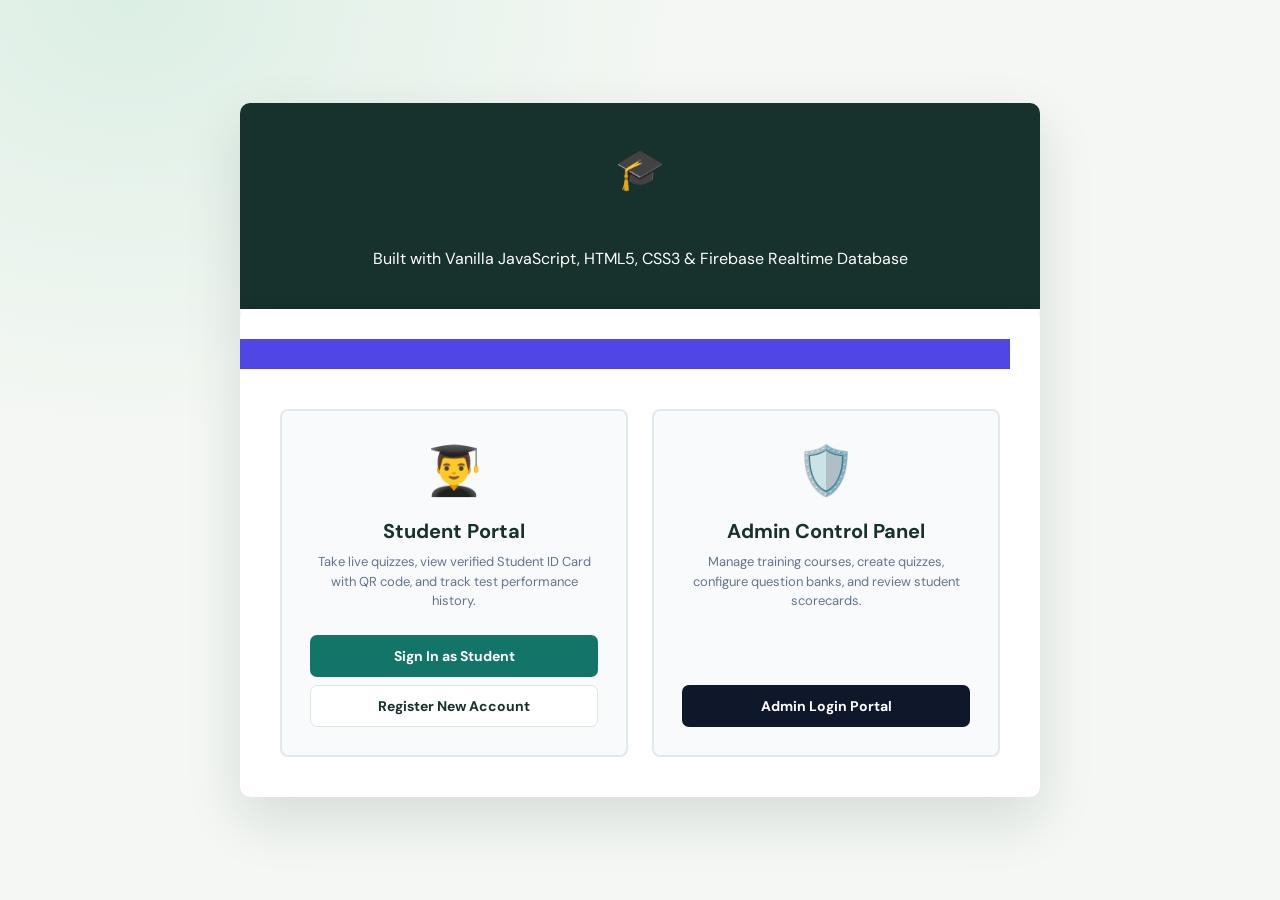
<file: index.html>
<!DOCTYPE html>
<html lang="en">

<head>
    <meta charset="UTF-8">
    <meta name="viewport" content="width=device-width, initial-scale=1.0">
    <link rel="icon" href="data:,">

    <title>SMIT Quiz System | Portal Directory</title>

    <link rel="stylesheet" href="user Site/style.css">

    <style>
        #MainCard {
            width: 100%;
            margin: 0 auto;
            padding: 0;
        }

        .portal-landing {
            min-height: 100vh;
            display: flex;
            align-items: center;
            justify-content: center;
            padding: 24px;
            background: radial-gradient(ellipse at 10% 0%, #dcefe5, transparent 34rem), #f4f7f3;
            color: #17312d;
        }

        #TotalQuestion {
            text-align: right;
            display: block;
            margin-right: 30px;
            margin-top: 30px;
        }

        .portal-card {
            background: #ffffff;
            color: #0f172a;
            border-radius: 10px;
            box-shadow: 0 22px 55px rgba(23, 49, 45, 0.13);
            max-width: 800px;
            width: 100%;
            overflow: hidden;
        }

        #container {
            width: 100%;
            margin: 0 auto;
            padding: 0;
        }

        .portal-header {
            background: #17312d;
            color: #ffffff;
            padding: 40px;
            text-align: center;
        }

        #btn1 {
            text-align: right;
        }

        .portal-header h1 {
            font-size: 28px;
            font-weight: 800;
            margin-bottom: 8px;
        }

        #btn1 > button {
            background-color: brown;
            color: white;
        }

        .portal-grid {
            display: grid;
            grid-template-columns: repeat(2, 1fr);
            gap: 24px;
            padding: 40px;
        }

        ul {
            list-style: none;
        }

        .portal-choice-card {
            background: #f8fafc;
            border: 2px solid #e2e8f0;
            border-radius: 8px;
            padding: 28px;
            text-align: center;
            transition: all 0.25s ease;
            display: flex;
            flex-direction: column;
            justify-content: space-between;
        }

        .portal-choice-card:hover {
            border-color: #79b8a6;
            background: #f1f8f4;
            transform: translateY(-4px);
            box-shadow: 0 10px 20px rgba(19, 117, 103, 0.12);
        }

        .portal-icon {
            font-size: 48px;
            margin-bottom: 16px;
        }

        .portal-choice-card h3 {
            font-size: 20px;
            font-weight: 700;
            margin-bottom: 8px;
        }

        .portal-choice-card p {
            font-size: 13px;
            color: #64748b;
            margin-bottom: 24px;
            line-height: 1.5;
        }

        @media (max-width: 680px) {
            .portal-grid {
                grid-template-columns: 1fr;
                padding: 24px;
            }

            .portal-header {
                padding: 24px;
            }
        }
    </style>
</head>

<body>

    <div class="portal-landing">

        <div class="portal-card">

            <!-- Header -->
            <div class="portal-header">

                <div style="font-size: 40px; margin-bottom: 8px;">
                    🎓
                </div>

                <h1>SMIT Online Quiz & Student System</h1>

                <p>
                    Built with Vanilla JavaScript, HTML5, CSS3 & Firebase Realtime Database
                </p>

            </div>

            <!-- Main Card -->
            <div id="MainCard">

                <b id="TotalQuestion"></b>

                <b id="timer"></b>

                <div id="container">

                    <div class="portal-grid">

                        <!-- Student Portal -->
                        <div class="portal-choice-card">

                            <div>

                                <div class="portal-icon">
                                    👨‍🎓
                                </div>

                                <h3>
                                    Student Portal
                                </h3>

                                <p>
                                    Take live quizzes, view verified Student ID Card
                                    with QR code, and track test performance history.
                                </p>

                            </div>

                            <div
                                style="
                                    display: flex;
                                    flex-direction: column;
                                    gap: 8px;
                                "
                            >

                                <a
                                    href="user Site/login.html"
                                    class="btn btn-primary btn-block"
                                >
                                    Sign In as Student
                                </a>

                                <a
                                    href="user Site/signup.html"
                                    class="btn btn-secondary btn-block"
                                >
                                    Register New Account
                                </a>

                            </div>

                        </div>


                        <!-- Admin Portal -->
                        <div class="portal-choice-card">

                            <div>

                                <div class="portal-icon">
                                    🛡️
                                </div>

                                <h3>
                                    Admin Control Panel
                                </h3>

                                <p>
                                    Manage training courses, create quizzes,
                                    configure question banks, and review
                                    student scorecards.
                                </p>

                            </div>

                            <div
                                style="
                                    display: flex;
                                    flex-direction: column;
                                    gap: 8px;
                                "
                            >

                                <a
                                    href="admin site/admin.html"
                                    class="btn btn-primary btn-block"
                                    style="background: #0f172a;"
                                >
                                    Admin Login Portal
                                </a>

                            </div>

                        </div>

                    </div>

                </div>

            </div>


            <!-- Result -->
            <div
                id="result"
                style="display: none;"
            >
            </div>

        </div>

    </div>


</body>

</html>
</file>
<file: user Site/style.css>
@import url('https://fonts.googleapis.com/css2?family=DM+Sans:wght@400;500;600;700&family=Fraunces:opsz,wght@9..144,600;9..144,700&display=swap');

* {
    margin: 0;
    padding: 0;
    box-sizing: border-box;
    font-family: Arial, Helvetica, sans-serif;
}

body {
    background: #f4f6f9;
}

#MainCard {
    width: 650px;
    margin: 50px auto;
    background: #fff;
    border-radius: 10px;
    box-shadow: 0 5px 20px rgba(0,0,0,.15);
    overflow: hidden;
}

#TotalQuestion {
    display: block;
    text-align: right;
    padding: 15px 25px;
    background: #4f46e5;
    color: white;
    font-size: 18px;
    font-weight: bold;
}

#container {
    padding: 25px;
}

#container h1 {
    font-size: 28px;
    margin-bottom: 20px;
    color: #333;
}

ul {
    list-style: none;
}

li {
    margin: 12px 0;
    padding: 15px;
    border: 1px solid #ddd;
    border-radius: 8px;
    transition: .3s;
    cursor: pointer;
}

li:hover {
    background: #f2f4ff;
    border-color: #4f46e5;
}

li input {
    margin-right: 12px;
    transform: scale(1.2);
}

label {
    cursor: pointer;
    font-size: 18px;
    color: #444;
}

#btn1 {
    margin-top: 25px;
    text-align: right;
}

#btn1 button {
    background: #4f46e5;
    color: white;
    border: none;
    padding: 12px 28px;
    font-size: 17px;
    border-radius: 6px;
    cursor: pointer;
    transition: .3s;
}

#btn1 button:hover {
    background: #3730a3;
}

#result{
    width: 500px;
    margin: 60px auto;
    background: #fff;
    border-radius: 12px;
    box-shadow: 0 10px 25px rgba(0,0,0,.15);
    padding: 30px;
    text-align: center;
    border-top: 8px solid #4f46e5;
}

#result h1{
    color: #4f46e5;
    margin-bottom: 25px;
    font-size: 32px;
}

#result h2{
    margin: 15px 0;
    font-size: 22px;
    color: #333;
}

#result .score{
    font-size: 55px;
    color: #16a34a;
    font-weight: bold;
    margin: 20px 0;
}

#result .box{
    display: flex;
    justify-content: space-between;
    margin: 15px 0;
    padding: 15px;
    background: #f7f7f7;
    border-radius: 8px;
    font-size: 20px;
}

#result button{
    margin-top: 25px;
    padding: 12px 30px;
    background: #4f46e5;
    color: white;
    border: none;
    border-radius: 6px;
    font-size: 17px;
    cursor: pointer;
}



#result button:hover{
    background: #3730a3;
}

:root {
    --ink: #17312d;
    --muted: #657571;
    --paper: #f4f7f3;
    --surface: #ffffff;
    --line: #dce5de;
    --brand: #137567;
    --brand-deep: #0b5a50;
    --brand-wash: #e4f3ee;
    --accent: #e98a56;
    --danger: #bc4e43;
    --shadow: 0 18px 55px rgba(23, 49, 45, .09);
}

* { font-family: 'DM Sans', sans-serif; }
body {
    min-height: 100vh;
    color: var(--ink);
    background:
        radial-gradient(ellipse at 8% 0%, rgba(220, 239, 229, .75), transparent 34rem),
        var(--paper);
}
h1, h2, h3 { color: var(--ink); }
button, input, select { font: inherit; }
button:focus-visible, a:focus-visible, input:focus-visible, select:focus-visible {
    outline: 3px solid rgba(233, 138, 86, .45);
    outline-offset: 2px;
}
.btn {
    min-height: 42px;
    display: inline-flex;
    align-items: center;
    justify-content: center;
    gap: 8px;
    padding: 10px 16px;
    border: 1px solid transparent;
    border-radius: 7px;
    color: white;
    background: var(--brand);
    font-size: 14px;
    font-weight: 700;
    text-decoration: none;
    cursor: pointer;
    transition: background .18s ease, transform .18s ease, border-color .18s ease;
}
.btn:hover:not(:disabled) { background: var(--brand-deep); transform: translateY(-1px); }
.btn:disabled { cursor: not-allowed; opacity: .55; }
.btn-secondary { color: var(--ink); background: #fff; border-color: var(--line); }
.btn-secondary:hover:not(:disabled) { color: var(--brand-deep); background: var(--brand-wash); }
.btn-outline-primary { color: var(--brand); background: transparent; border-color: #aaccc2; }
.btn-block { width: 100%; }
.btn-sm { min-height: 36px; padding: 7px 11px; font-size: 13px; }
.form-control, .form-select {
    width: 100%;
    min-height: 46px;
    padding: 11px 13px;
    border: 1px solid var(--line);
    border-radius: 6px;
    color: var(--ink);
    background: white;
}
.form-control:focus, .form-select:focus { border-color: var(--brand); box-shadow: 0 0 0 3px rgba(19, 117, 103, .12); outline: 0; }
.form-label { display: block; margin-bottom: 7px; color: #40534e; font-size: 13px; font-weight: 700; }
.form-group { margin-bottom: 17px; }

.auth-page {
    min-height: 100vh;
    display: grid;
    place-items: center;
    padding: 30px 18px;
}
.auth-card-student {
    width: min(100%, 480px);
    overflow: hidden;
    border: 1px solid rgba(23, 49, 45, .08);
    border-radius: 12px;
    background: var(--surface);
    box-shadow: var(--shadow);
    animation: enter .45s ease both;
}
.auth-hero {
    padding: 30px 34px 26px;
    color: #fff;
    background: var(--ink);
    position: relative;
    overflow: hidden;
}
.auth-hero::after {
    content: '';
    position: absolute;
    width: 130px;
    height: 130px;
    right: -28px;
    top: -35px;
    border: 1px solid rgba(255,255,255,.16);
    border-radius: 50%;
    box-shadow: 0 0 0 18px rgba(255,255,255,.035), 0 0 0 38px rgba(255,255,255,.025);
}
.auth-hero h2 { margin: 7px 0; color: white; font-family: 'Fraunces', serif; font-size: 27px; }
.auth-hero p { max-width: 340px; color: #c6d7d1; font-size: 14px; line-height: 1.55; }
.auth-hero .logo { font-size: 28px; }
.auth-content { padding: 28px 34px 30px; }
.input-with-icon { position: relative; }
.input-icon { position: absolute; left: 13px; top: 50%; transform: translateY(-50%); color: #789088; }
.input-with-icon .form-control { padding-left: 42px; padding-right: 45px; }
.toggle-pw { position: absolute; right: 10px; top: 50%; transform: translateY(-50%); border: 0; background: transparent; color: var(--muted); cursor: pointer; }
.auth-footer-link { margin-top: 21px; text-align: center; color: var(--muted); font-size: 13px; }
.auth-footer-link a { color: var(--brand); font-weight: 700; }
.auth-divider { display:flex; align-items:center; gap:12px; margin:17px 0; color:#87968f; font-size:12px; }
.auth-content [hidden] { display:none !important; }
.auth-divider::before, .auth-divider::after { content:''; height:1px; flex:1; background:var(--line); }
.btn-google { color:#263631; background:#fff; border-color:var(--line); }
.btn-google:hover:not(:disabled) { color:#17312d; background:#f6f9f6; border-color:#aebfb6; }
.google-mark { width:20px; height:20px; display:grid; place-items:center; border:1px solid #e1e5e2; border-radius:50%; color:#4285f4; background:white; font-size:13px; font-weight:800; }
.avatar-upload-box { display: flex; align-items: center; gap: 14px; margin-bottom: 20px; }
.avatar-preview { width: 62px; height: 62px; border-radius: 50%; object-fit: cover; border: 2px solid var(--line); }
.avatar-upload-label { color: var(--brand); font-size: 13px; font-weight: 700; cursor: pointer; }

.app-navbar {
    min-height: 70px;
    display: flex;
    align-items: center;
    justify-content: space-between;
    gap: 18px;
    padding: 12px max(22px, calc((100vw - 1180px) / 2));
    border-bottom: 1px solid var(--line);
    background: rgba(255,255,255,.92);
}
.brand-link { display: inline-flex; align-items: center; gap: 11px; color: var(--ink); text-decoration: none; }
.brand-badge { width: 40px; height: 40px; display: grid; place-items: center; border-radius: 8px; color: white; background: var(--brand); }
.brand-title { font-weight: 800; }
.brand-title span { color: var(--brand); }
.user-profile-nav { display: flex; align-items: center; gap: 11px; }
.nav-avatar { width: 38px; height: 38px; border-radius: 50%; object-fit: cover; }
.nav-user-info { display: grid; gap: 1px; }
.nav-user-name { font-size: 13px; font-weight: 700; }
.nav-user-role { color: var(--muted); font-size: 11px; }
.tabs-header {
    display: flex;
    gap: 6px;
    padding: 13px max(22px, calc((100vw - 1180px) / 2)) 0;
    border-bottom: 1px solid var(--line);
    background: rgba(255,255,255,.75);
    overflow-x: auto;
}
.tab-btn { flex: 0 0 auto; padding: 13px 15px; border: 0; border-bottom: 2px solid transparent; color: var(--muted); background: transparent; font-size: 13px; font-weight: 700; cursor: pointer; }
.tab-btn.active { border-color: var(--brand); color: var(--brand-deep); }
.main-wrapper { width: min(1180px, calc(100% - 40px)); margin: 34px auto 70px; }
.main-wrapper h2 { font-family: 'Fraunces', serif; font-size: 26px !important; }
.quizzes-grid { display: grid; grid-template-columns: repeat(auto-fit, minmax(min(100%, 300px), 1fr)); gap: 16px; }
.quiz-card { min-height: 245px; display: flex; flex-direction: column; justify-content: space-between; gap: 22px; padding: 22px; border: 1px solid var(--line); border-radius: 8px; background: white; box-shadow: 0 5px 18px rgba(23,49,45,.04); animation: enter .35s ease both; }
.quiz-card-header { display: flex; align-items: flex-start; justify-content: space-between; gap: 12px; }
.quiz-card-header h3 { font-family: 'Fraunces', serif; font-size: 20px; }
.quiz-card-body p { margin-top: 10px; color: var(--muted); font-size: 13px; line-height: 1.6; }
.badge { display: inline-flex; padding: 5px 9px; border-radius: 999px; background: var(--brand-wash); color: var(--brand-deep); font-size: 11px; font-weight: 700; }
.quiz-meta { display: flex; gap: 16px; margin-bottom: 15px; color: var(--muted); font-size: 12px; }
.quiz-meta-item { display: flex; align-items: center; gap: 5px; }
.id-card-wrapper { display: grid; justify-items: center; gap: 18px; }
.id-card { width: min(100%, 690px); min-height: 340px; padding: 25px; border-radius: 10px; color: white; background: linear-gradient(125deg, #17312d, #1a6356 70%, #258977); box-shadow: var(--shadow); }
.id-card-header { display: flex; align-items: center; gap: 12px; padding-bottom: 18px; border-bottom: 1px solid rgba(255,255,255,.2); }
.id-card-logo { width: 45px; height: 45px; display: grid; place-items: center; border: 1px solid rgba(255,255,255,.45); border-radius: 8px; font-weight: 800; }
.id-card-header-text h2 { color: white; font-size: 18px; }
.id-card-header-text p { color: #c7e0d7; font-size: 10px; letter-spacing: 1px; }
.id-card-body { display: grid; grid-template-columns: 92px 1fr 105px; align-items: center; gap: 18px; padding: 22px 0; }
.id-student-photo { width: 88px; height: 108px; border: 3px solid rgba(255,255,255,.7); border-radius: 5px; object-fit: cover; }
.id-student-info h3 { color: white; font-size: 19px; }
.id-role-tag { display: inline-block; margin: 5px 0 12px; color: #ffcb9d; font-size: 10px; font-weight: 800; }
.id-detail-row { display: grid; grid-template-columns: 110px 1fr; gap: 8px; margin: 5px 0; font-size: 11px; }
.id-detail-row label { color: #bbd5ce; }
.id-detail-row span { overflow-wrap: anywhere; }
.id-qr-box { text-align: center; }
.id-qr-box #qrcode { padding: 8px; background: white; }
.id-qr-box #qrcode img { display: block; max-width: 100%; }
.id-qr-box p { margin-top: 6px; color: #d2e5df; font-size: 9px; }
.id-verified-badge { margin-top: 5px; color: #bce5d6; font-size: 9px; font-weight: 800; }
.id-card-footer { display: flex; justify-content: space-between; gap: 12px; padding-top: 12px; border-top: 1px solid rgba(255,255,255,.2); color: #c7ddd6; font-size: 10px; }
.id-card-footer span { color: white; font-weight: 700; }
#resultsSection > div:last-child { border-color: var(--line) !important; border-radius: 8px !important; box-shadow: 0 5px 18px rgba(23,49,45,.04) !important; }
#resultsSection table { min-width: 700px; }
#resultsSection th { color: var(--muted) !important; }

.quiz-container { width: min(850px, calc(100% - 36px)); margin: 48px auto 72px; }
.quiz-player-card, .result-card { overflow: hidden; border: 1px solid var(--line); border-radius: 10px; background: white; box-shadow: var(--shadow); }
.quiz-player-header { display: flex; justify-content: space-between; align-items: center; gap: 18px; padding: 22px 27px; }
.quiz-title-badge h2 { font-family: 'Fraunces', serif; font-size: 24px; }
.quiz-title-badge span { color: var(--muted); font-size: 13px; }
.quiz-timer-pill { padding: 9px 13px; border-radius: 6px; color: var(--brand-deep); background: var(--brand-wash); font-weight: 800; }
.quiz-timer-pill.is-low { color: #9a3c30; background: #ffede7; }
.quiz-progress-bar-container { height: 5px; background: #e9efeb; }
.quiz-progress-fill { width: 0; height: 100%; background: var(--accent); transition: width .25s ease; }
.quiz-content-area { padding: 27px; }
.question-counter-label { color: var(--brand); font-size: 12px; font-weight: 800; text-transform: uppercase; }
.question-text-title { margin: 12px 0 22px; font-family: 'Fraunces', serif; font-size: 25px; line-height: 1.3; }
.quiz-options-list { display: grid; gap: 10px; list-style: none; }
.quiz-options-list li { display: flex; align-items: center; gap: 11px; margin: 0; padding: 14px; border: 1px solid var(--line); border-radius: 6px; cursor: pointer; }
.quiz-options-list li:hover { border-color: #9bc9bb; background: #f4faf7; }
.quiz-options-list li input { accent-color: var(--brand); }
.quiz-options-list li label { flex: 1; color: var(--ink); font-size: 14px; }
.quiz-action-bar { display: flex; align-items: center; gap: 12px; margin-top: 24px; }
.result-card { padding: 30px; text-align: center; }
.result-card h2 { font-family: 'Fraunces', serif; font-size: 28px; }
.result-icon { width: 54px; height: 54px; display: grid; place-items: center; margin: 0 auto 12px; border-radius: 50%; color: var(--brand-deep); background: var(--brand-wash); font-size: 24px; font-weight: 800; }
.result-score-circle { width: 142px; height: 142px; display: grid; align-content: center; justify-items: center; margin: 24px auto; border: 7px solid #d4eae1; border-radius: 50%; }
.result-score-circle .number { color: var(--brand-deep); font-size: 33px; font-weight: 800; }
.result-score-circle .label { color: var(--muted); font-size: 12px; }
.result-metrics-grid { display: grid; grid-template-columns: repeat(3, 1fr); gap: 10px; max-width: 540px; margin: 0 auto 24px; }
.result-metric-box { display: grid; gap: 6px; padding: 14px; border-radius: 6px; background: #f4f7f4; }
.result-metric-box span { color: var(--muted); font-size: 11px; }
.result-metric-box strong { font-size: 20px; }
.review-container { max-width: 650px; margin: 26px auto 0; text-align: left; }
.review-item { margin: 10px 0; padding: 14px; border: 1px solid var(--line); border-radius: 6px; }
.review-item h4 { margin-bottom: 8px; }
.review-item p { margin-top: 5px; color: var(--muted); font-size: 13px; }
.toast-container { position: fixed; z-index: 2000; right: 20px; bottom: 20px; display: grid; gap: 8px; }
.toast-item { display: flex; gap: 10px; align-items: center; min-width: 240px; max-width: 360px; padding: 13px 16px; border: 1px solid var(--line); border-radius: 7px; background: white; box-shadow: var(--shadow); opacity: 0; transform: translateY(8px); transition: .2s ease; }
.toast-item.show { opacity: 1; transform: translateY(0); }
.toast-success .toast-icon { color: var(--brand); }
.toast-error .toast-icon { color: var(--danger); }
.toast-message { color: var(--ink); font-size: 13px; }
@keyframes enter { from { opacity: 0; transform: translateY(8px); } to { opacity: 1; transform: translateY(0); } }

@media (max-width: 620px) {
    .auth-content { padding: 24px 21px; }
    .auth-hero { padding: 25px 21px 22px; }
    .app-navbar { padding: 10px 15px; }
    .nav-user-info { display: none; }
    .tabs-header { padding-inline: 12px; }
    .tab-btn { padding-inline: 11px; font-size: 12px; }
    .main-wrapper { width: calc(100% - 28px); margin-top: 24px; }
    .id-card { padding: 17px; }
    .id-card-body { grid-template-columns: 70px 1fr; gap: 12px; }
    .id-student-photo { width: 68px; height: 86px; }
    .id-qr-box { grid-column: 1 / -1; display: flex; align-items: center; gap: 10px; text-align: left; }
    .id-qr-box #qrcode { width: 68px; height: 68px; }
    .id-detail-row { grid-template-columns: 88px 1fr; font-size: 10px; }
    .quiz-container { margin-top: 22px; }
    .quiz-player-header { padding: 18px; }
    .quiz-content-area { padding: 19px; }
    .question-text-title { font-size: 21px; }
    .result-card { padding: 23px 16px; }
    .result-metrics-grid { gap: 6px; }
    .result-metric-box { padding: 10px 6px; }
}
</file>
